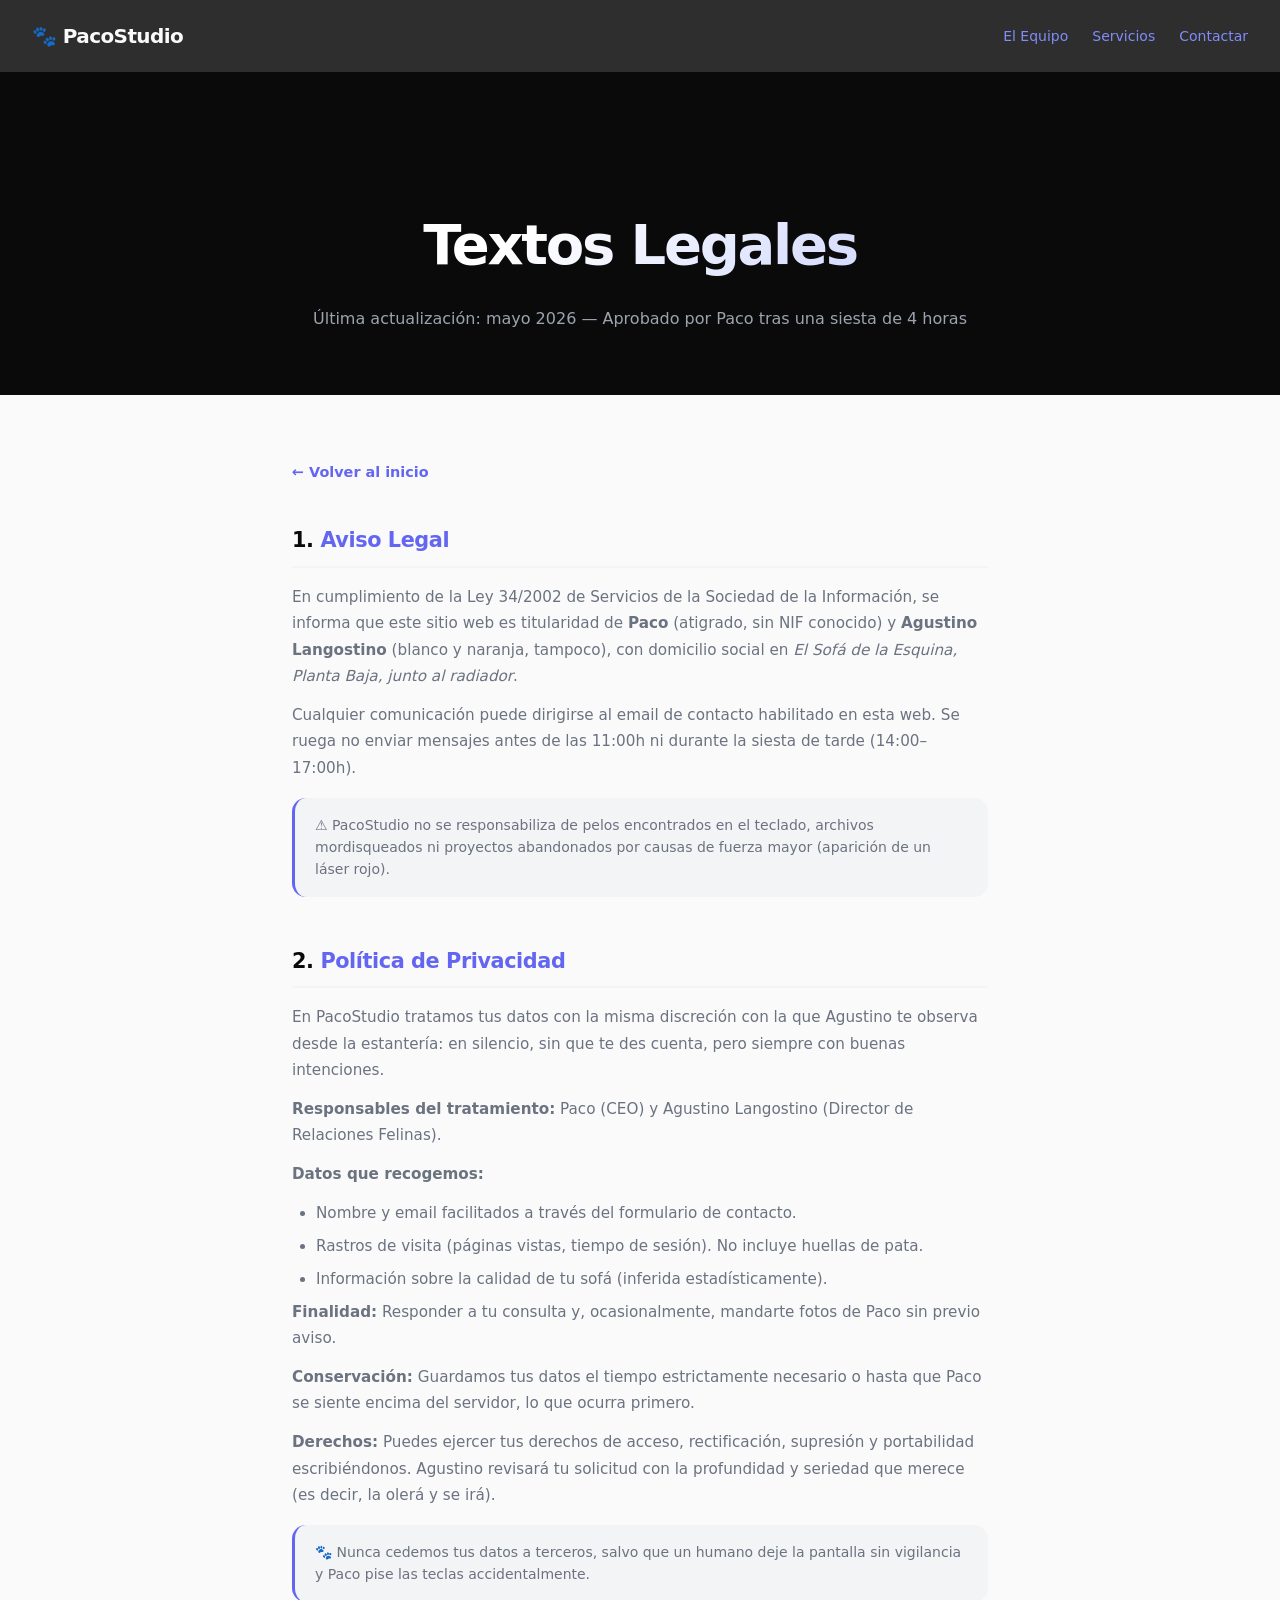
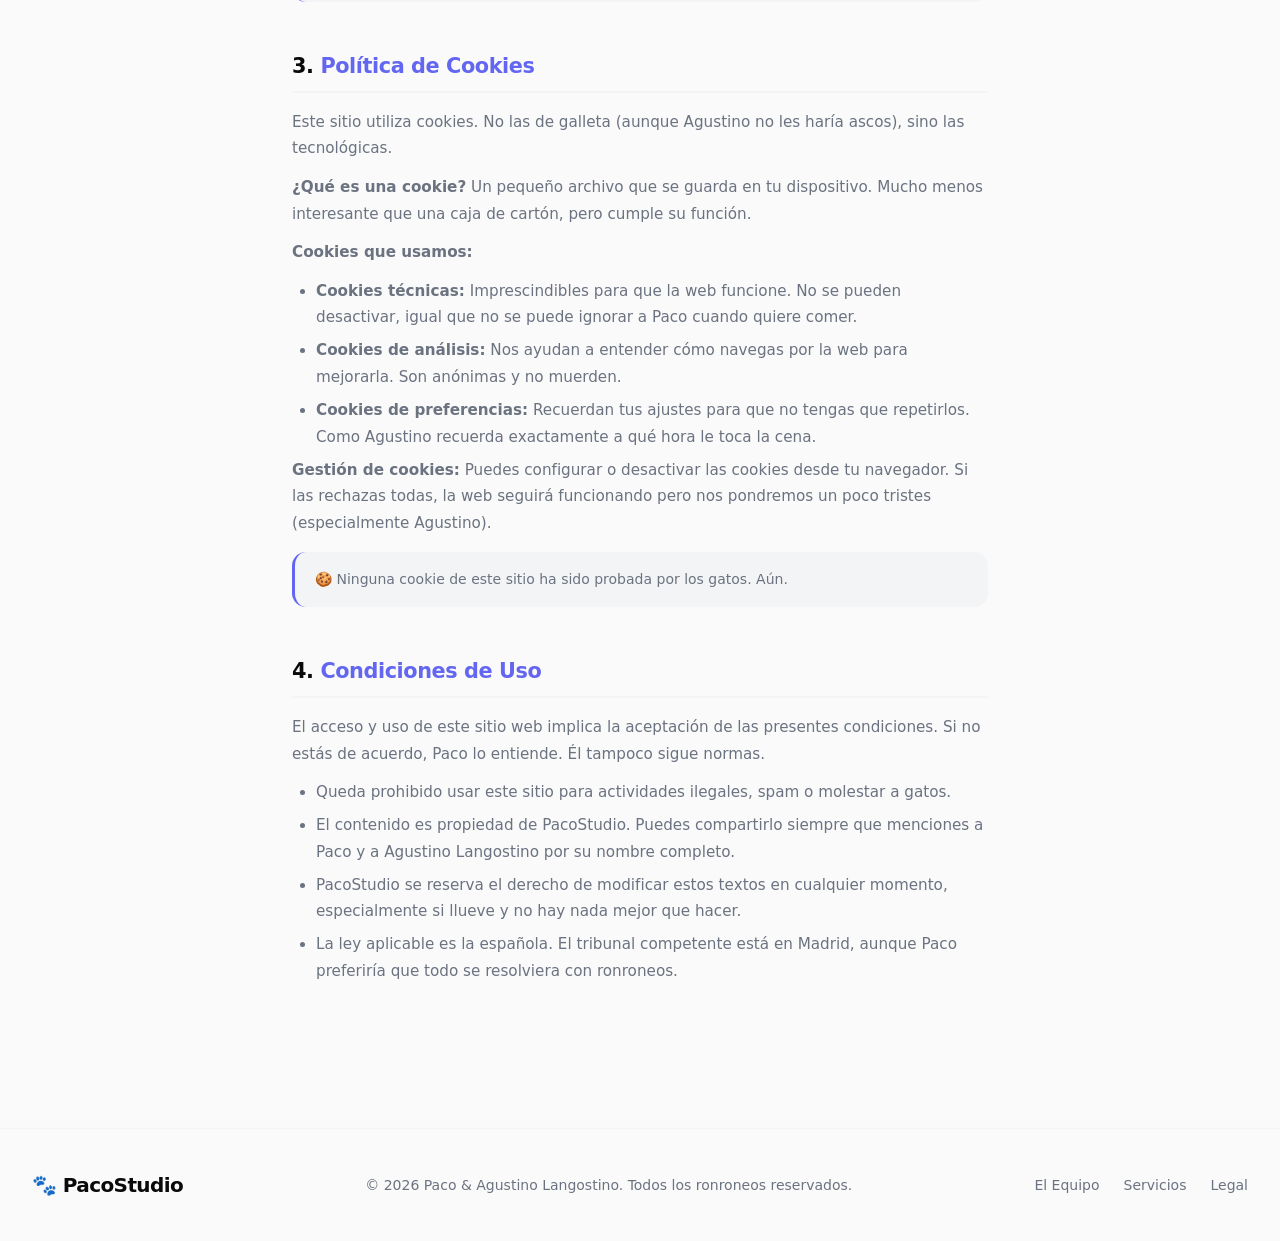
<file: legal.html>
<!DOCTYPE html>
<html lang="es">
<head>
  <meta charset="UTF-8" />
  <meta name="viewport" content="width=device-width, initial-scale=1.0" />
  <title>Textos Legales — PacoStudio</title>
  <link rel="stylesheet" href="styles.css" />
  <style>
    .legal-hero {
      background: var(--black);
      color: var(--white);
      padding: 8rem 2rem 4rem;
      text-align: center;
    }
    .legal-hero h1 {
      font-size: clamp(2rem, 5vw, 3.5rem);
      font-weight: 800;
      letter-spacing: -0.04em;
      background: linear-gradient(135deg, #fff 40%, #a5b4fc);
      -webkit-background-clip: text;
      -webkit-text-fill-color: transparent;
      background-clip: text;
      margin-bottom: 1rem;
    }
    .legal-hero p {
      color: #9ca3af;
      font-size: 1rem;
    }
    .legal-body {
      max-width: 760px;
      margin: 0 auto;
      padding: 4rem 2rem 6rem;
    }
    .legal-section {
      margin-bottom: 3rem;
    }
    .legal-section h2 {
      font-size: 1.3rem;
      font-weight: 800;
      letter-spacing: -0.02em;
      color: var(--black);
      margin-bottom: 1rem;
      padding-bottom: 0.5rem;
      border-bottom: 2px solid var(--light);
    }
    .legal-section h2 span {
      color: var(--accent);
    }
    .legal-section p, .legal-section li {
      font-size: 0.95rem;
      color: var(--gray);
      line-height: 1.75;
      margin-bottom: 0.75rem;
    }
    .legal-section ul {
      padding-left: 1.5rem;
    }
    .legal-section li { margin-bottom: 0.4rem; }
    .legal-note {
      background: var(--light);
      border-left: 3px solid var(--accent);
      border-radius: var(--radius);
      padding: 1rem 1.25rem;
      font-size: 0.875rem;
      color: var(--gray);
      margin-top: 1rem;
    }
    .back-link {
      display: inline-flex;
      align-items: center;
      gap: 0.5rem;
      color: var(--accent);
      text-decoration: none;
      font-weight: 600;
      font-size: 0.9rem;
      margin-bottom: 2.5rem;
      transition: gap 0.2s ease;
    }
    .back-link:hover { gap: 0.75rem; }
  </style>
</head>
<body>

  <nav class="nav">
    <a href="index.html" class="logo" style="text-decoration:none;">🐾 PacoStudio</a>
    <div class="nav-links">
      <a href="index.html#equipo" class="nav-cta">El Equipo</a>
      <a href="index.html#servicios" class="nav-cta">Servicios</a>
      <a href="index.html#contacto" class="nav-cta">Contactar</a>
    </div>
  </nav>

  <div class="legal-hero">
    <h1>Textos Legales</h1>
    <p>Última actualización: mayo 2026 — Aprobado por Paco tras una siesta de 4 horas</p>
  </div>

  <div class="legal-body">
    <a href="index.html" class="back-link">← Volver al inicio</a>

    <!-- AVISO LEGAL -->
    <div class="legal-section">
      <h2>1. <span>Aviso Legal</span></h2>
      <p>En cumplimiento de la Ley 34/2002 de Servicios de la Sociedad de la Información, se informa que este sitio web es titularidad de <strong>Paco</strong> (atigrado, sin NIF conocido) y <strong>Agustino Langostino</strong> (blanco y naranja, tampoco), con domicilio social en <em>El Sofá de la Esquina, Planta Baja, junto al radiador</em>.</p>
      <p>Cualquier comunicación puede dirigirse al email de contacto habilitado en esta web. Se ruega no enviar mensajes antes de las 11:00h ni durante la siesta de tarde (14:00–17:00h).</p>
      <div class="legal-note">⚠️ PacoStudio no se responsabiliza de pelos encontrados en el teclado, archivos mordisqueados ni proyectos abandonados por causas de fuerza mayor (aparición de un láser rojo).</div>
    </div>

    <!-- POLÍTICA DE PRIVACIDAD -->
    <div class="legal-section">
      <h2>2. <span>Política de Privacidad</span></h2>
      <p>En PacoStudio tratamos tus datos con la misma discreción con la que Agustino te observa desde la estantería: en silencio, sin que te des cuenta, pero siempre con buenas intenciones.</p>
      <p><strong>Responsables del tratamiento:</strong> Paco (CEO) y Agustino Langostino (Director de Relaciones Felinas).</p>
      <p><strong>Datos que recogemos:</strong></p>
      <ul>
        <li>Nombre y email facilitados a través del formulario de contacto.</li>
        <li>Rastros de visita (páginas vistas, tiempo de sesión). No incluye huellas de pata.</li>
        <li>Información sobre la calidad de tu sofá (inferida estadísticamente).</li>
      </ul>
      <p><strong>Finalidad:</strong> Responder a tu consulta y, ocasionalmente, mandarte fotos de Paco sin previo aviso.</p>
      <p><strong>Conservación:</strong> Guardamos tus datos el tiempo estrictamente necesario o hasta que Paco se siente encima del servidor, lo que ocurra primero.</p>
      <p><strong>Derechos:</strong> Puedes ejercer tus derechos de acceso, rectificación, supresión y portabilidad escribiéndonos. Agustino revisará tu solicitud con la profundidad y seriedad que merece (es decir, la olerá y se irá).</p>
      <div class="legal-note">🐾 Nunca cedemos tus datos a terceros, salvo que un humano deje la pantalla sin vigilancia y Paco pise las teclas accidentalmente.</div>
    </div>

    <!-- POLÍTICA DE COOKIES -->
    <div class="legal-section">
      <h2>3. <span>Política de Cookies</span></h2>
      <p>Este sitio utiliza cookies. No las de galleta (aunque Agustino no les haría ascos), sino las tecnológicas.</p>
      <p><strong>¿Qué es una cookie?</strong> Un pequeño archivo que se guarda en tu dispositivo. Mucho menos interesante que una caja de cartón, pero cumple su función.</p>
      <p><strong>Cookies que usamos:</strong></p>
      <ul>
        <li><strong>Cookies técnicas:</strong> Imprescindibles para que la web funcione. No se pueden desactivar, igual que no se puede ignorar a Paco cuando quiere comer.</li>
        <li><strong>Cookies de análisis:</strong> Nos ayudan a entender cómo navegas por la web para mejorarla. Son anónimas y no muerden.</li>
        <li><strong>Cookies de preferencias:</strong> Recuerdan tus ajustes para que no tengas que repetirlos. Como Agustino recuerda exactamente a qué hora le toca la cena.</li>
      </ul>
      <p><strong>Gestión de cookies:</strong> Puedes configurar o desactivar las cookies desde tu navegador. Si las rechazas todas, la web seguirá funcionando pero nos pondremos un poco tristes (especialmente Agustino).</p>
      <div class="legal-note">🍪 Ninguna cookie de este sitio ha sido probada por los gatos. Aún.</div>
    </div>

    <!-- CONDICIONES DE USO -->
    <div class="legal-section">
      <h2>4. <span>Condiciones de Uso</span></h2>
      <p>El acceso y uso de este sitio web implica la aceptación de las presentes condiciones. Si no estás de acuerdo, Paco lo entiende. Él tampoco sigue normas.</p>
      <ul>
        <li>Queda prohibido usar este sitio para actividades ilegales, spam o molestar a gatos.</li>
        <li>El contenido es propiedad de PacoStudio. Puedes compartirlo siempre que menciones a Paco y a Agustino Langostino por su nombre completo.</li>
        <li>PacoStudio se reserva el derecho de modificar estos textos en cualquier momento, especialmente si llueve y no hay nada mejor que hacer.</li>
        <li>La ley aplicable es la española. El tribunal competente está en Madrid, aunque Paco preferiría que todo se resolviera con ronroneos.</li>
      </ul>
    </div>

  </div>

  <footer class="footer">
    <span class="logo">🐾 PacoStudio</span>
    <p>© 2026 Paco & Agustino Langostino. Todos los ronroneos reservados.</p>
    <div class="footer-links">
      <a href="index.html#equipo">El Equipo</a>
      <a href="index.html#servicios">Servicios</a>
      <a href="legal.html">Legal</a>
    </div>
  </footer>

</body>
</html>
</file>
<file: styles.css>
/* ── Reset & base ── */
*, *::before, *::after { box-sizing: border-box; margin: 0; padding: 0; }

:root {
  --black:   #0a0a0a;
  --white:   #fafafa;
  --gray:    #6b7280;
  --light:   #f3f4f6;
  --accent:  #6366f1;
  --accent2: #818cf8;
  --radius:  14px;
  --transition: 0.25s ease;
}

html { scroll-behavior: smooth; }

body {
  font-family: system-ui, -apple-system, "Segoe UI", sans-serif;
  background: var(--white);
  color: var(--black);
  line-height: 1.6;
}

/* ── Nav ── */
.nav {
  display: flex;
  justify-content: space-between;
  align-items: center;
  padding: 1.25rem 2rem;
  position: sticky;
  top: 0;
  background: rgba(10,10,10,0.85);
  backdrop-filter: blur(12px);
  z-index: 100;
}

.logo {
  font-size: 1.25rem;
  font-weight: 700;
  letter-spacing: -0.03em;
  color: var(--white);
}

.nav-links {
  display: flex;
  gap: 1.5rem;
  align-items: center;
}

.nav-cta {
  font-size: 0.875rem;
  color: var(--accent2);
  text-decoration: none;
  font-weight: 500;
  transition: color var(--transition);
}
.nav-cta:hover { color: var(--white); }

/* ── Hero ── */
.hero {
  background: var(--black);
  color: var(--white);
  min-height: 100dvh;
  display: flex;
  flex-direction: column;
}

.hero-content {
  flex: 1;
  display: flex;
  flex-direction: column;
  justify-content: center;
  padding: 4rem 2rem 6rem;
  max-width: 820px;
  margin: 0 auto;
  width: 100%;
}

.hero-title {
  font-size: clamp(2.4rem, 6vw, 5rem);
  font-weight: 800;
  letter-spacing: -0.04em;
  line-height: 1.1;
  margin-bottom: 1.25rem;
  background: linear-gradient(135deg, #fff 40%, #a5b4fc);
  -webkit-background-clip: text;
  -webkit-text-fill-color: transparent;
  background-clip: text;
}

.hero-subtitle {
  font-size: clamp(1rem, 2.2vw, 1.25rem);
  color: #9ca3af;
  max-width: 520px;
  margin-bottom: 2.5rem;
}

/* ── Buttons ── */
.btn-primary {
  display: inline-block;
  background: var(--accent);
  color: #fff;
  padding: 0.85rem 2rem;
  border-radius: 999px;
  font-size: 1rem;
  font-weight: 600;
  text-decoration: none;
  border: none;
  cursor: pointer;
  transition: background var(--transition), transform var(--transition), box-shadow var(--transition);
  align-self: flex-start;
  box-shadow: 0 4px 20px rgba(99,102,241,0.35);
}
.btn-primary:hover {
  background: #4f46e5;
  transform: translateY(-2px);
  box-shadow: 0 8px 28px rgba(99,102,241,0.45);
}
.btn-primary:active { transform: translateY(0); }

/* ── Coffee Cup ── */
.coffee-wrap {
  margin-bottom: 2.5rem;
}

.coffee-cup {
  position: relative;
  display: inline-block;
}

.coffee-steam {
  display: flex;
  gap: 6px;
  margin-bottom: 4px;
  padding-left: 14px;
}

.coffee-steam span {
  display: block;
  width: 4px;
  height: 18px;
  border-radius: 99px;
  background: linear-gradient(to top, #86efac, transparent);
  animation: steam 1.8s ease-in-out infinite;
  transform-origin: bottom center;
}
.coffee-steam span:nth-child(2) { animation-delay: 0.3s; }
.coffee-steam span:nth-child(3) { animation-delay: 0.6s; }

@keyframes steam {
  0%, 100% { opacity: 0; transform: translateY(0) scaleX(1); }
  40%       { opacity: 1; transform: translateY(-10px) scaleX(1.2); }
  80%       { opacity: 0; transform: translateY(-20px) scaleX(0.8); }
}

.coffee-body {
  width: 72px;
  height: 58px;
  background: #0f2010;
  border: 2px solid #16a34a;
  border-radius: 4px 4px 18px 18px;
  overflow: hidden;
  position: relative;
}

.coffee-liquid {
  position: absolute;
  bottom: 0;
  left: 0;
  right: 0;
  height: 60%;
  background: linear-gradient(to bottom, #22c55e, #15803d);
  border-radius: 0 0 16px 16px;
  animation: liquid 3s ease-in-out infinite;
}

@keyframes liquid {
  0%, 100% { height: 60%; }
  50%       { height: 55%; }
}

.coffee-handle {
  position: absolute;
  right: -16px;
  top: 14px;
  width: 16px;
  height: 26px;
  border: 2.5px solid #16a34a;
  border-left: none;
  border-radius: 0 10px 10px 0;
}

.coffee-saucer {
  width: 90px;
  height: 10px;
  background: #0f2010;
  border: 2px solid #16a34a;
  border-radius: 50%;
  margin-top: 4px;
  margin-left: -9px;
}

/* ── Services ── */
.services {
  padding: 6rem 2rem;
  max-width: 1100px;
  margin: 0 auto;
}

.section-label {
  font-size: 0.8rem;
  font-weight: 700;
  letter-spacing: 0.12em;
  text-transform: uppercase;
  color: var(--accent);
  margin-bottom: 0.75rem;
}

.section-title {
  font-size: clamp(1.75rem, 4vw, 2.75rem);
  font-weight: 800;
  letter-spacing: -0.03em;
  margin-bottom: 3rem;
}

.cards {
  display: grid;
  grid-template-columns: repeat(auto-fit, minmax(240px, 1fr));
  gap: 1.5rem;
}

.card {
  background: var(--light);
  border-radius: var(--radius);
  padding: 2rem;
  transition: transform var(--transition), box-shadow var(--transition);
  border: 1px solid transparent;
}
.card:hover {
  transform: translateY(-6px);
  box-shadow: 0 16px 40px rgba(0,0,0,0.08);
  border-color: #e0e0f0;
}

.card-icon {
  font-size: 1.75rem;
  margin-bottom: 1.25rem;
  color: var(--accent);
}

.card h3 {
  font-size: 1.15rem;
  font-weight: 700;
  letter-spacing: -0.02em;
  margin-bottom: 0.6rem;
}

.card p {
  font-size: 0.95rem;
  color: var(--gray);
  line-height: 1.65;
}

/* ── Paco ── */
.paco-section {
  padding: 6rem 2rem;
  background: var(--light);
}

.paco-inner.animate-in .paco-img-wrap {
  animation: slideInLeft 0.7s cubic-bezier(0.16,1,0.3,1) both;
}

.paco-inner.animate-in .paco-text {
  animation: slideInRight 0.7s 0.15s cubic-bezier(0.16,1,0.3,1) both;
}

@keyframes slideInLeft {
  from { opacity: 0; transform: translateX(-40px); }
  to   { opacity: 1; transform: translateX(0); }
}

@keyframes slideInRight {
  from { opacity: 0; transform: translateX(40px); }
  to   { opacity: 1; transform: translateX(0); }
}

.paco-inner {
  max-width: 1100px;
  margin: 0 auto;
  display: grid;
  grid-template-columns: 1fr 1fr;
  gap: 4rem;
  align-items: center;
}

.paco-img-wrap {
  position: relative;
  border-radius: var(--radius);
  overflow: hidden;
  aspect-ratio: 4/3;
  box-shadow: 0 20px 60px rgba(99,102,241,0.25), 0 4px 20px rgba(0,0,0,0.15);
  cursor: pointer;
}

.paco-img {
  width: 100%;
  height: 100%;
  object-fit: cover;
  display: block;
  transition: transform 0.5s ease, filter 0.5s ease;
  filter: saturate(1.1) contrast(1.05);
}

.paco-img-wrap:hover .paco-img {
  transform: scale(1.06);
  filter: saturate(1.25) contrast(1.1);
}

.paco-overlay {
  position: absolute;
  inset: 0;
  background: linear-gradient(to top, rgba(99,102,241,0.75) 0%, transparent 55%);
  opacity: 0;
  transition: opacity 0.4s ease;
  display: flex;
  align-items: flex-end;
  padding: 1.5rem;
}

.paco-img-wrap:hover .paco-overlay {
  opacity: 1;
}

.paco-overlay-text {
  color: #fff;
  font-weight: 700;
  font-size: 1.1rem;
  letter-spacing: -0.02em;
  text-shadow: 0 2px 8px rgba(0,0,0,0.3);
}

.paco-placeholder {
  display: none;
  width: 100%;
  height: 100%;
  background: #e5e7eb;
  align-items: center;
  justify-content: center;
  font-size: 5rem;
  border-radius: var(--radius);
  position: absolute;
  inset: 0;
}

.bio-card {
  background: var(--white);
  border-radius: var(--radius);
  padding: 1.1rem 1.25rem;
  margin-bottom: 1rem;
  border-left: 3px solid var(--accent);
}

.bio-name {
  display: block;
  font-weight: 700;
  font-size: 0.9rem;
  color: var(--accent);
  margin-bottom: 0.4rem;
  letter-spacing: -0.01em;
}

.bio-card p {
  font-size: 0.9rem;
  color: var(--gray);
  line-height: 1.6;
  margin: 0;
}

.paco-desc {
  font-size: 1.05rem;
  color: var(--gray);
  line-height: 1.7;
  margin-bottom: 2rem;
  margin-top: -1.5rem;
}

.paco-desc em {
  color: var(--accent);
  font-style: normal;
  font-weight: 600;
}

.paco-tags {
  display: flex;
  flex-wrap: wrap;
  gap: 0.6rem;
}

.paco-tags span {
  background: var(--white);
  border: 1px solid #e0e0f0;
  border-radius: 999px;
  padding: 0.4rem 1rem;
  font-size: 0.85rem;
  font-weight: 500;
  color: var(--black);
}

/* ── Contact ── */
.contact {
  background: var(--black);
  color: var(--white);
  padding: 6rem 2rem;
}

.contact-inner {
  max-width: 640px;
  margin: 0 auto;
}

.contact h2 {
  font-size: clamp(1.75rem, 4vw, 2.5rem);
  font-weight: 800;
  letter-spacing: -0.03em;
  margin-bottom: 0.75rem;
}

.contact > .contact-inner > p {
  color: #9ca3af;
  margin-bottom: 2.5rem;
}

.contact-form {
  display: flex;
  flex-direction: column;
  gap: 1rem;
}

.form-row {
  display: grid;
  grid-template-columns: 1fr 1fr;
  gap: 1rem;
}

.contact-form input,
.contact-form textarea {
  background: #1a1a1a;
  border: 1px solid #2e2e2e;
  border-radius: var(--radius);
  color: var(--white);
  font-size: 0.95rem;
  padding: 0.85rem 1.1rem;
  width: 100%;
  font-family: inherit;
  transition: border-color var(--transition);
  outline: none;
  resize: vertical;
}
.contact-form input::placeholder,
.contact-form textarea::placeholder { color: #555; }
.contact-form input:focus,
.contact-form textarea:focus { border-color: var(--accent); }

.contact-form .btn-primary { align-self: flex-start; }

.form-feedback {
  font-size: 0.875rem;
  min-height: 1.2em;
  color: #4ade80;
}
.form-feedback.error { color: #f87171; }

/* ── Footer ── */
.footer {
  padding: 2.5rem 2rem;
  display: flex;
  flex-wrap: wrap;
  align-items: center;
  justify-content: space-between;
  gap: 1rem;
  border-top: 1px solid var(--light);
  font-size: 0.875rem;
  color: var(--gray);
}

.footer .logo { color: var(--black); }

.footer-links {
  display: flex;
  gap: 1.5rem;
}
.footer-links a {
  color: var(--gray);
  text-decoration: none;
  transition: color var(--transition);
}
.footer-links a:hover { color: var(--black); }

/* ── Mobile ── */
@media (max-width: 600px) {
  .nav { padding: 1rem 1.25rem; }
  .hero-content { padding: 3rem 1.25rem 5rem; }
  .services { padding: 4rem 1.25rem; }
  .contact { padding: 4rem 1.25rem; }
  .form-row { grid-template-columns: 1fr; }
  .footer { flex-direction: column; align-items: flex-start; }
  .paco-inner { grid-template-columns: 1fr; gap: 2rem; }
  .nav-links { gap: 1rem; }
}
</file>
